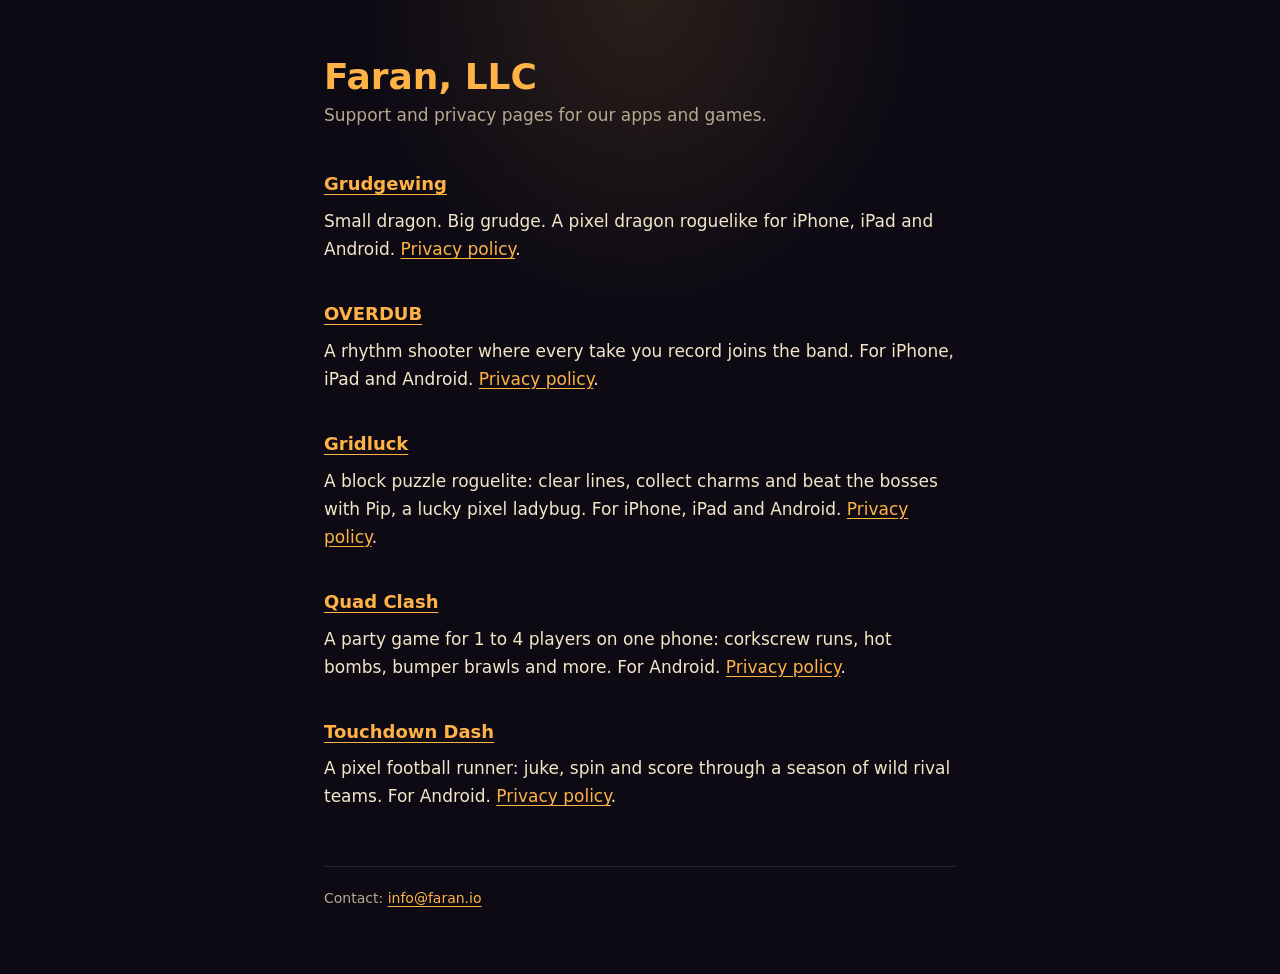
<file: index.html>
<!doctype html>
<html lang="en">
<head>
<meta charset="utf-8">
<meta name="viewport" content="width=device-width, initial-scale=1">
<title>Faran, LLC apps</title>
<link rel="stylesheet" href="style.css">
</head>
<body>
<header>
  <h1>Faran, LLC</h1>
  <p class="lede">Support and privacy pages for our apps and games.</p>
</header>
<main>
  <h2><a href="grudgewing/">Grudgewing</a></h2>
  <p>Small dragon. Big grudge. A pixel dragon roguelike for iPhone, iPad and Android. <a href="grudgewing/privacy/">Privacy policy</a>.</p>
  <h2><a href="overdub/">OVERDUB</a></h2>
  <p>A rhythm shooter where every take you record joins the band. For iPhone, iPad and Android. <a href="overdub/privacy/">Privacy policy</a>.</p>
  <h2><a href="gridluck/">Gridluck</a></h2>
  <p>A block puzzle roguelite: clear lines, collect charms and beat the bosses with Pip, a lucky pixel ladybug. For iPhone, iPad and Android. <a href="gridluck/privacy/">Privacy policy</a>.</p>
  <h2><a href="quad-clash/">Quad Clash</a></h2>
  <p>A party game for 1 to 4 players on one phone: corkscrew runs, hot bombs, bumper brawls and more. For Android. <a href="quad-clash/privacy/">Privacy policy</a>.</p>
  <h2><a href="touchdown-dash/">Touchdown Dash</a></h2>
  <p>A pixel football runner: juke, spin and score through a season of wild rival teams. For Android. <a href="touchdown-dash/privacy/">Privacy policy</a>.</p>
</main>
<footer>Contact: <a href="mailto:info@faran.io">info@faran.io</a></footer>
</body>
</html>
</file>
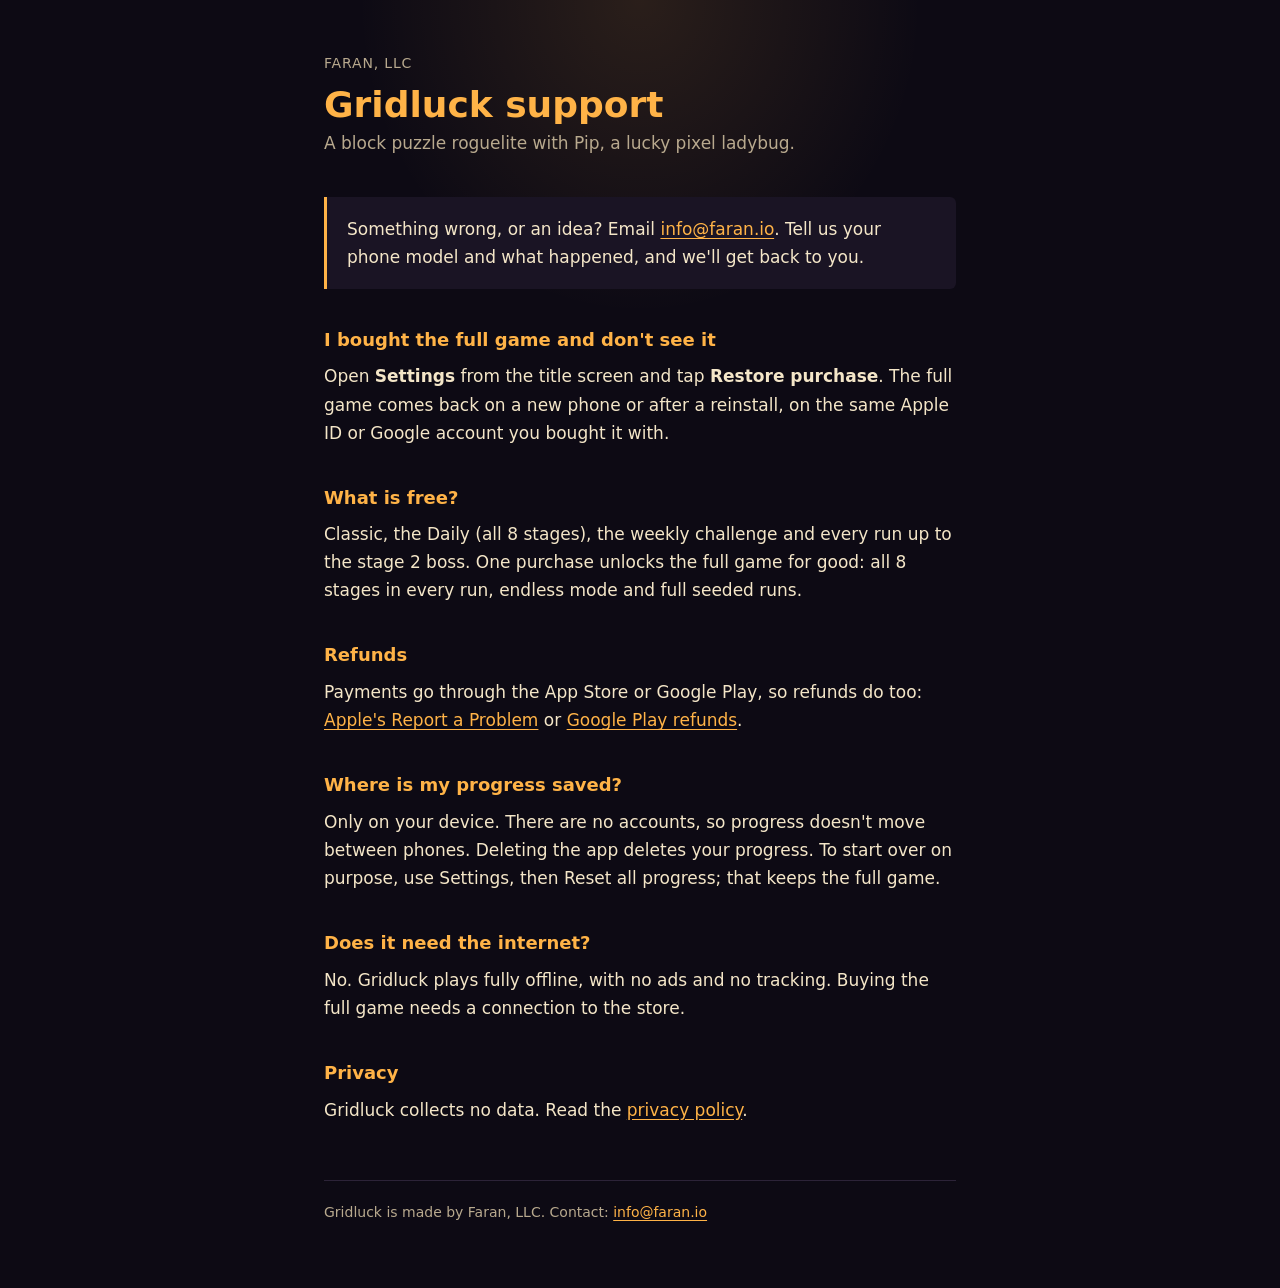
<file: gridluck/index.html>
<!doctype html>
<html lang="en">
<head>
<meta charset="utf-8">
<meta name="viewport" content="width=device-width, initial-scale=1">
<title>Gridluck support</title>
<meta name="description" content="Help with Gridluck, the block puzzle roguelite by Faran, LLC.">
<link rel="stylesheet" href="../style.css">
</head>
<body>
<header>
  <a class="home" href="../">Faran, LLC</a>
  <h1>Gridluck support</h1>
  <p class="lede">A block puzzle roguelite with Pip, a lucky pixel ladybug.</p>
</header>
<main>
  <div class="card">
    <p>Something wrong, or an idea? Email <a href="mailto:info@faran.io?subject=Gridluck">info@faran.io</a>. Tell us your phone model and what happened, and we'll get back to you.</p>
  </div>

  <h2>I bought the full game and don't see it</h2>
  <p>Open <strong>Settings</strong> from the title screen and tap <strong>Restore purchase</strong>. The full game comes back on a new phone or after a reinstall, on the same Apple ID or Google account you bought it with.</p>

  <h2>What is free?</h2>
  <p>Classic, the Daily (all 8 stages), the weekly challenge and every run up to the stage 2 boss. One purchase unlocks the full game for good: all 8 stages in every run, endless mode and full seeded runs.</p>

  <h2>Refunds</h2>
  <p>Payments go through the App Store or Google Play, so refunds do too: <a href="https://reportaproblem.apple.com/">Apple's Report a Problem</a> or <a href="https://support.google.com/googleplay/answer/2479637">Google Play refunds</a>.</p>

  <h2>Where is my progress saved?</h2>
  <p>Only on your device. There are no accounts, so progress doesn't move between phones. Deleting the app deletes your progress. To start over on purpose, use Settings, then Reset all progress; that keeps the full game.</p>

  <h2>Does it need the internet?</h2>
  <p>No. Gridluck plays fully offline, with no ads and no tracking. Buying the full game needs a connection to the store.</p>

  <h2>Privacy</h2>
  <p>Gridluck collects no data. Read the <a href="privacy/">privacy policy</a>.</p>
</main>
<footer>Gridluck is made by Faran, LLC. Contact: <a href="mailto:info@faran.io">info@faran.io</a></footer>
</body>
</html>
</file>
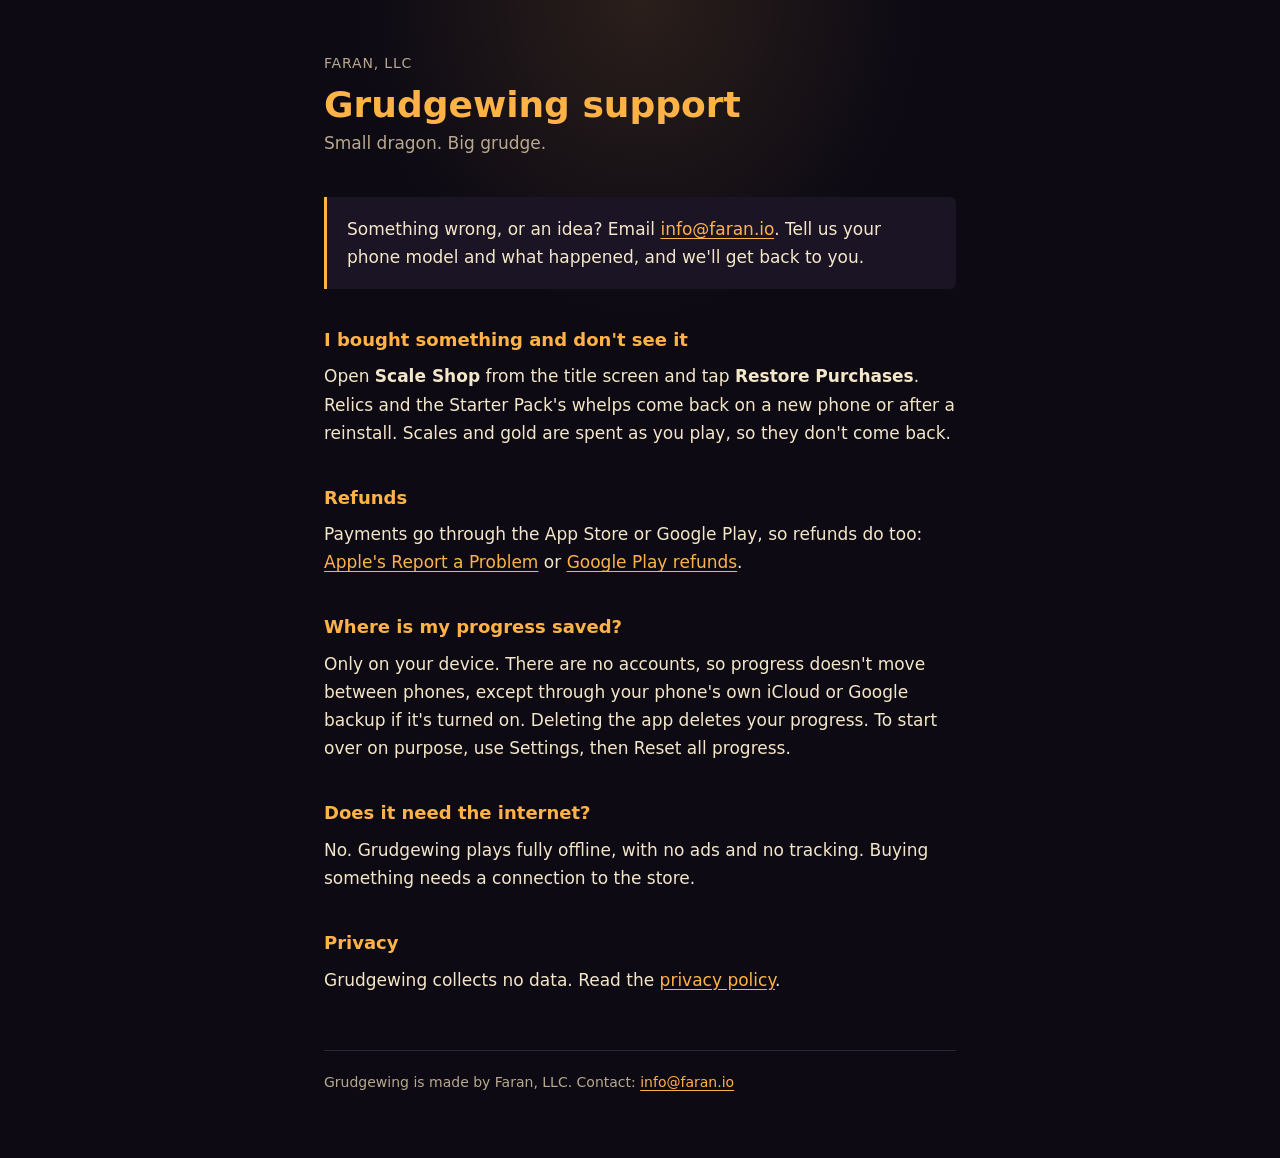
<file: grudgewing/index.html>
<!doctype html>
<html lang="en">
<head>
<meta charset="utf-8">
<meta name="viewport" content="width=device-width, initial-scale=1">
<title>Grudgewing support</title>
<meta name="description" content="Help with Grudgewing, the pixel dragon roguelike by Faran, LLC.">
<link rel="stylesheet" href="../style.css">
</head>
<body>
<header>
  <a class="home" href="../">Faran, LLC</a>
  <h1>Grudgewing support</h1>
  <p class="lede">Small dragon. Big grudge.</p>
</header>
<main>
  <div class="card">
    <p>Something wrong, or an idea? Email <a href="mailto:info@faran.io?subject=Grudgewing">info@faran.io</a>. Tell us your phone model and what happened, and we'll get back to you.</p>
  </div>

  <h2>I bought something and don't see it</h2>
  <p>Open <strong>Scale Shop</strong> from the title screen and tap <strong>Restore Purchases</strong>. Relics and the Starter Pack's whelps come back on a new phone or after a reinstall. Scales and gold are spent as you play, so they don't come back.</p>

  <h2>Refunds</h2>
  <p>Payments go through the App Store or Google Play, so refunds do too: <a href="https://reportaproblem.apple.com/">Apple's Report a Problem</a> or <a href="https://support.google.com/googleplay/answer/2479637">Google Play refunds</a>.</p>

  <h2>Where is my progress saved?</h2>
  <p>Only on your device. There are no accounts, so progress doesn't move between phones, except through your phone's own iCloud or Google backup if it's turned on. Deleting the app deletes your progress. To start over on purpose, use Settings, then Reset all progress.</p>

  <h2>Does it need the internet?</h2>
  <p>No. Grudgewing plays fully offline, with no ads and no tracking. Buying something needs a connection to the store.</p>

  <h2>Privacy</h2>
  <p>Grudgewing collects no data. Read the <a href="privacy/">privacy policy</a>.</p>
</main>
<footer>Grudgewing is made by Faran, LLC. Contact: <a href="mailto:info@faran.io">info@faran.io</a></footer>
</body>
</html>
</file>
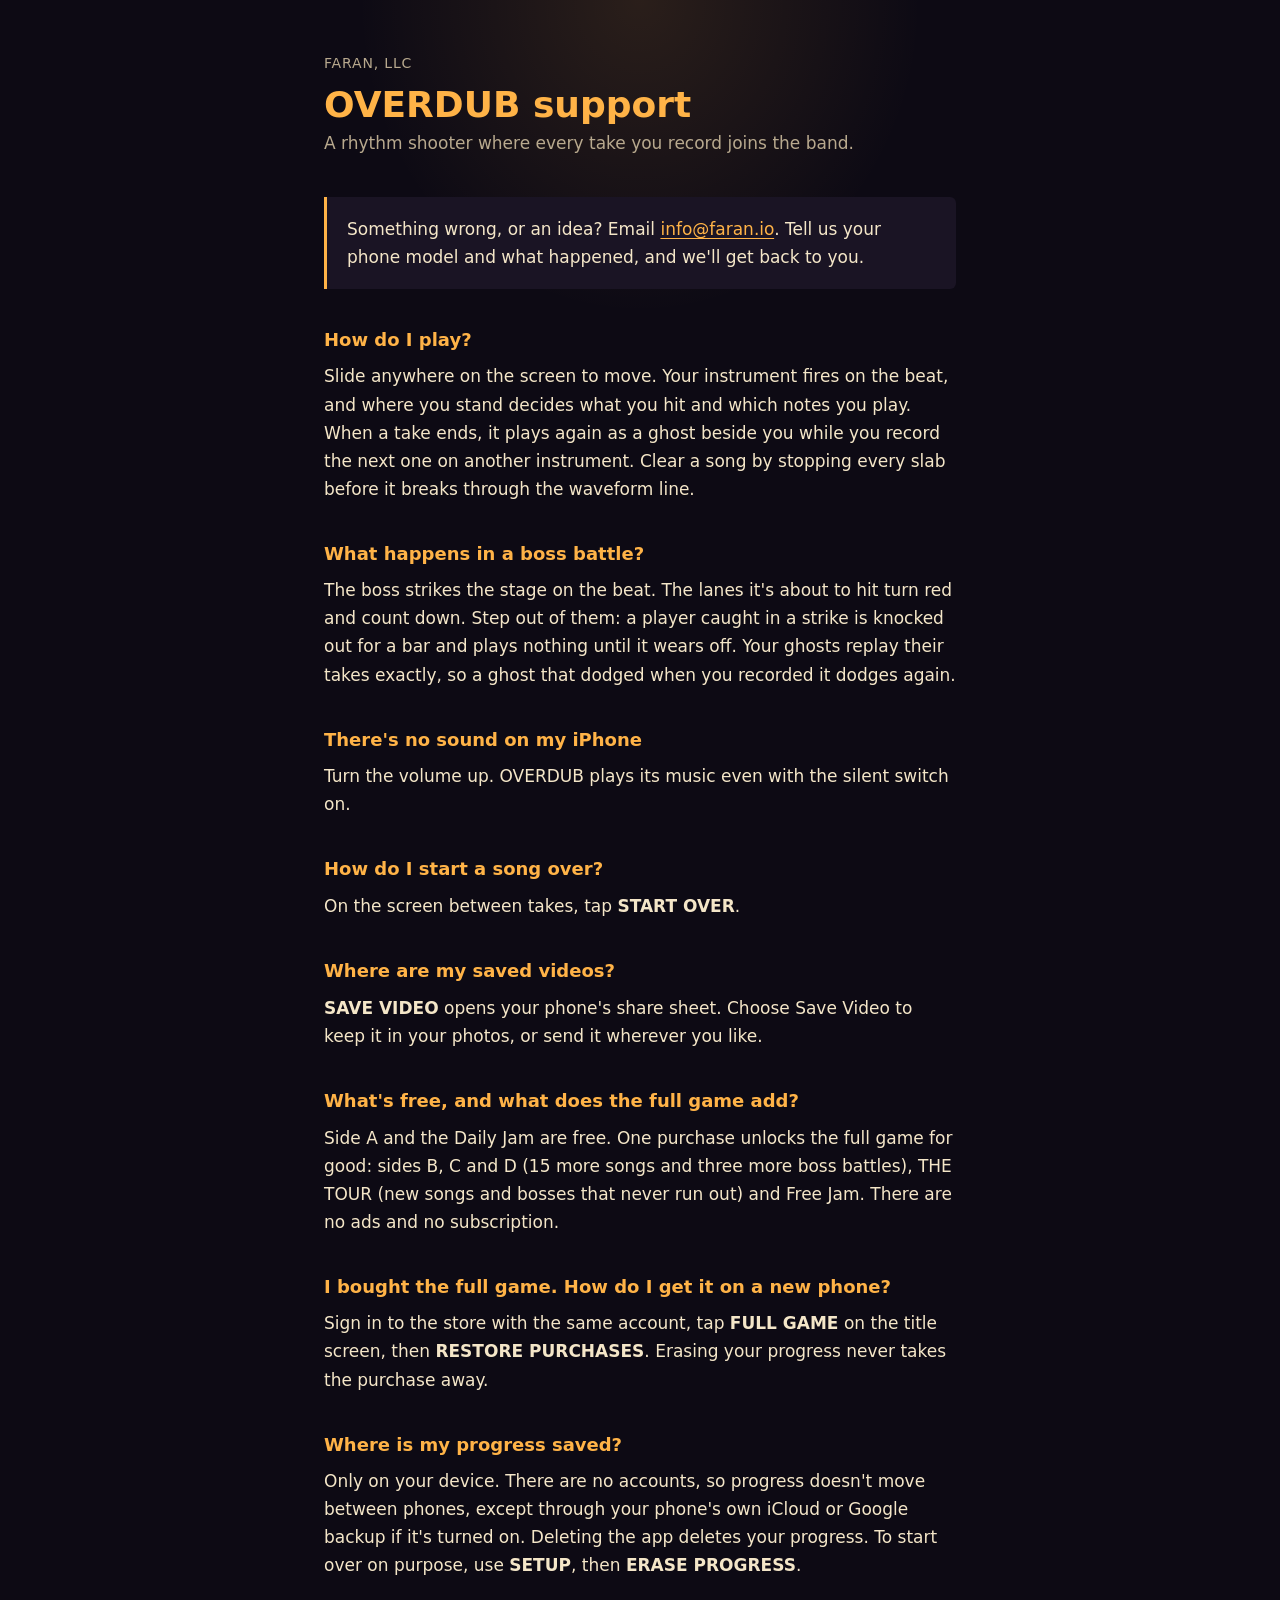
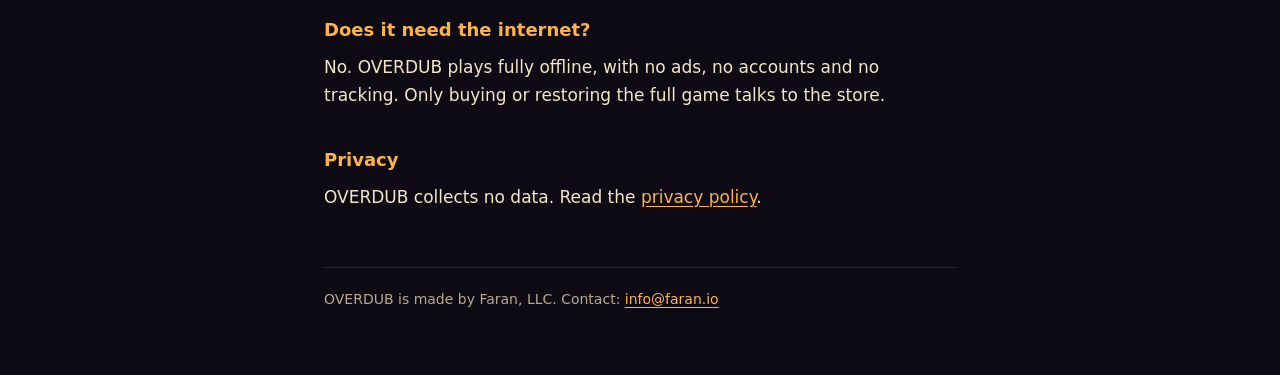
<file: overdub/index.html>
<!doctype html>
<html lang="en">
<head>
<meta charset="utf-8">
<meta name="viewport" content="width=device-width, initial-scale=1">
<title>OVERDUB support</title>
<meta name="description" content="Help with OVERDUB: Rhythm Shooter, the rhythm game by Faran, LLC where every take you record joins the band.">
<link rel="stylesheet" href="../style.css">
</head>
<body>
<header>
  <a class="home" href="../">Faran, LLC</a>
  <h1>OVERDUB support</h1>
  <p class="lede">A rhythm shooter where every take you record joins the band.</p>
</header>
<main>
  <div class="card">
    <p>Something wrong, or an idea? Email <a href="mailto:info@faran.io?subject=OVERDUB">info@faran.io</a>. Tell us your phone model and what happened, and we'll get back to you.</p>
  </div>

  <h2>How do I play?</h2>
  <p>Slide anywhere on the screen to move. Your instrument fires on the beat, and where you stand decides what you hit and which notes you play. When a take ends, it plays again as a ghost beside you while you record the next one on another instrument. Clear a song by stopping every slab before it breaks through the waveform line.</p>

  <h2>What happens in a boss battle?</h2>
  <p>The boss strikes the stage on the beat. The lanes it's about to hit turn red and count down. Step out of them: a player caught in a strike is knocked out for a bar and plays nothing until it wears off. Your ghosts replay their takes exactly, so a ghost that dodged when you recorded it dodges again.</p>

  <h2>There's no sound on my iPhone</h2>
  <p>Turn the volume up. OVERDUB plays its music even with the silent switch on.</p>

  <h2>How do I start a song over?</h2>
  <p>On the screen between takes, tap <strong>START OVER</strong>.</p>

  <h2>Where are my saved videos?</h2>
  <p><strong>SAVE VIDEO</strong> opens your phone's share sheet. Choose Save Video to keep it in your photos, or send it wherever you like.</p>

  <h2>What's free, and what does the full game add?</h2>
  <p>Side A and the Daily Jam are free. One purchase unlocks the full game for good: sides B, C and D (15 more songs and three more boss battles), THE TOUR (new songs and bosses that never run out) and Free Jam. There are no ads and no subscription.</p>

  <h2>I bought the full game. How do I get it on a new phone?</h2>
  <p>Sign in to the store with the same account, tap <strong>FULL GAME</strong> on the title screen, then <strong>RESTORE PURCHASES</strong>. Erasing your progress never takes the purchase away.</p>

  <h2>Where is my progress saved?</h2>
  <p>Only on your device. There are no accounts, so progress doesn't move between phones, except through your phone's own iCloud or Google backup if it's turned on. Deleting the app deletes your progress. To start over on purpose, use <strong>SETUP</strong>, then <strong>ERASE PROGRESS</strong>.</p>

  <h2>Does it need the internet?</h2>
  <p>No. OVERDUB plays fully offline, with no ads, no accounts and no tracking. Only buying or restoring the full game talks to the store.</p>

  <h2>Privacy</h2>
  <p>OVERDUB collects no data. Read the <a href="privacy/">privacy policy</a>.</p>
</main>
<footer>OVERDUB is made by Faran, LLC. Contact: <a href="mailto:info@faran.io">info@faran.io</a></footer>
</body>
</html>
</file>
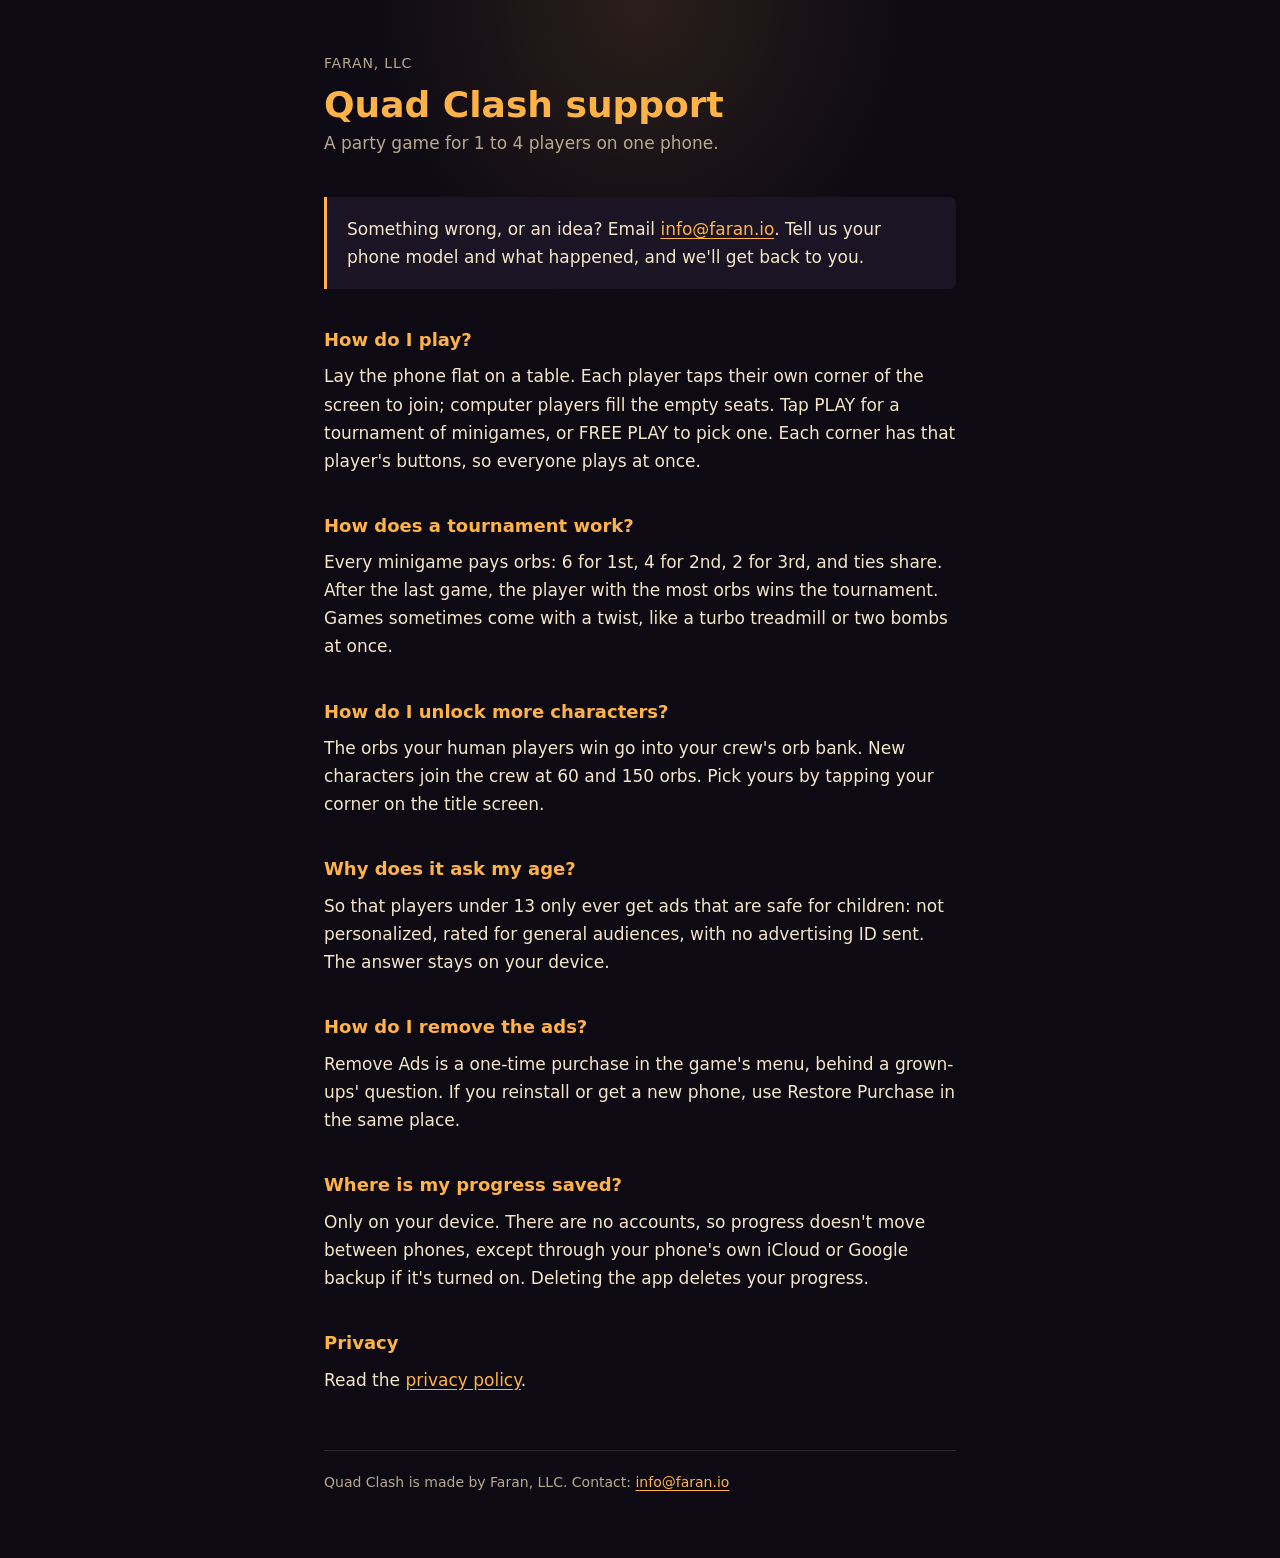
<file: quad-clash/index.html>
<!doctype html>
<html lang="en">
<head>
<meta charset="utf-8">
<meta name="viewport" content="width=device-width, initial-scale=1">
<title>Quad Clash support</title>
<meta name="description" content="Help with Quad Clash, the party game for 1 to 4 players on one phone by Faran, LLC.">
<link rel="stylesheet" href="../style.css">
</head>
<body>
<header>
  <a class="home" href="../">Faran, LLC</a>
  <h1>Quad Clash support</h1>
  <p class="lede">A party game for 1 to 4 players on one phone.</p>
</header>
<main>
  <div class="card">
    <p>Something wrong, or an idea? Email <a href="mailto:info@faran.io?subject=Quad%20Clash">info@faran.io</a>. Tell us your phone model and what happened, and we'll get back to you.</p>
  </div>

  <h2>How do I play?</h2>
  <p>Lay the phone flat on a table. Each player taps their own corner of the screen to join; computer players fill the empty seats. Tap PLAY for a tournament of minigames, or FREE PLAY to pick one. Each corner has that player's buttons, so everyone plays at once.</p>

  <h2>How does a tournament work?</h2>
  <p>Every minigame pays orbs: 6 for 1st, 4 for 2nd, 2 for 3rd, and ties share. After the last game, the player with the most orbs wins the tournament. Games sometimes come with a twist, like a turbo treadmill or two bombs at once.</p>

  <h2>How do I unlock more characters?</h2>
  <p>The orbs your human players win go into your crew's orb bank. New characters join the crew at 60 and 150 orbs. Pick yours by tapping your corner on the title screen.</p>

  <h2>Why does it ask my age?</h2>
  <p>So that players under 13 only ever get ads that are safe for children: not personalized, rated for general audiences, with no advertising ID sent. The answer stays on your device.</p>

  <h2>How do I remove the ads?</h2>
  <p>Remove Ads is a one-time purchase in the game's menu, behind a grown-ups' question. If you reinstall or get a new phone, use Restore Purchase in the same place.</p>

  <h2>Where is my progress saved?</h2>
  <p>Only on your device. There are no accounts, so progress doesn't move between phones, except through your phone's own iCloud or Google backup if it's turned on. Deleting the app deletes your progress.</p>

  <h2>Privacy</h2>
  <p>Read the <a href="privacy/">privacy policy</a>.</p>
</main>
<footer>Quad Clash is made by Faran, LLC. Contact: <a href="mailto:info@faran.io">info@faran.io</a></footer>
</body>
</html>
</file>
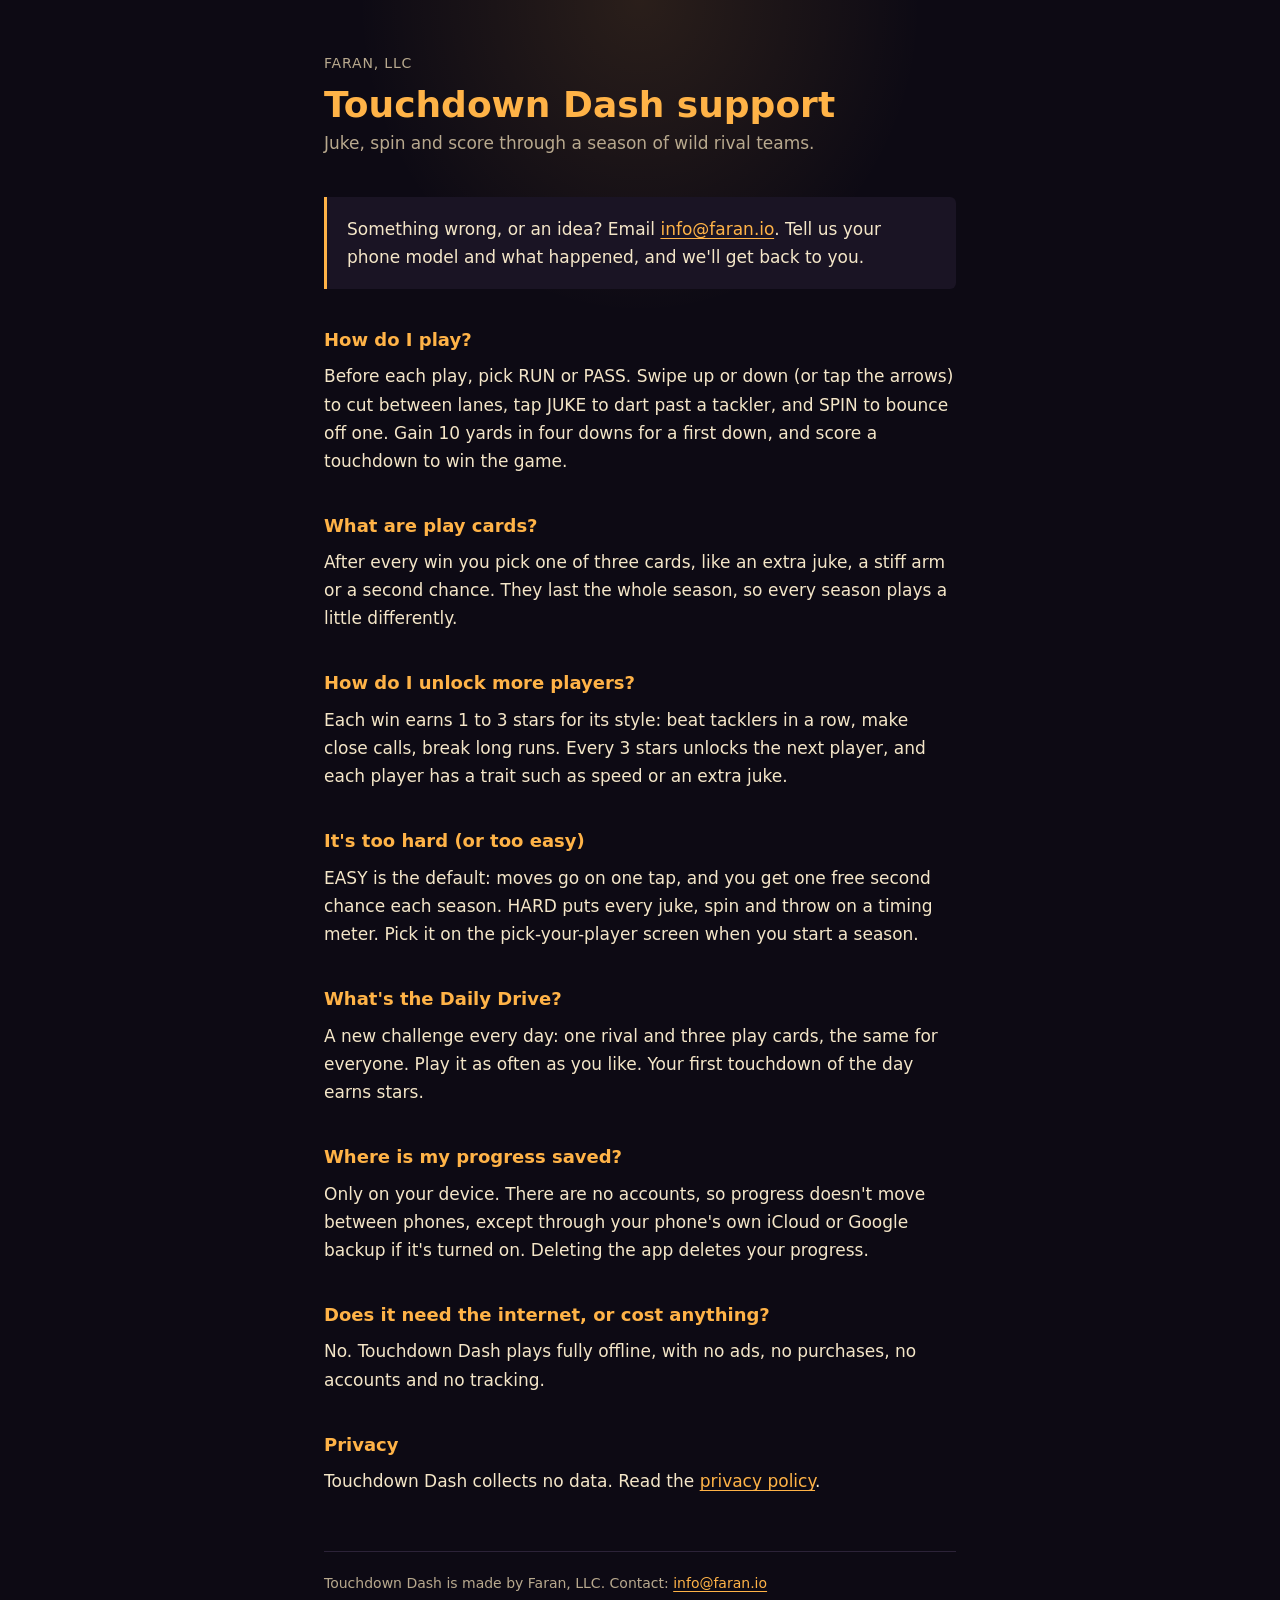
<file: touchdown-dash/index.html>
<!doctype html>
<html lang="en">
<head>
<meta charset="utf-8">
<meta name="viewport" content="width=device-width, initial-scale=1">
<title>Touchdown Dash support</title>
<meta name="description" content="Help with Touchdown Dash, the pixel football game by Faran, LLC: juke, spin and score through a season of wild rivals.">
<link rel="stylesheet" href="../style.css">
</head>
<body>
<header>
  <a class="home" href="../">Faran, LLC</a>
  <h1>Touchdown Dash support</h1>
  <p class="lede">Juke, spin and score through a season of wild rival teams.</p>
</header>
<main>
  <div class="card">
    <p>Something wrong, or an idea? Email <a href="mailto:info@faran.io?subject=Touchdown%20Dash">info@faran.io</a>. Tell us your phone model and what happened, and we'll get back to you.</p>
  </div>

  <h2>How do I play?</h2>
  <p>Before each play, pick RUN or PASS. Swipe up or down (or tap the arrows) to cut between lanes, tap JUKE to dart past a tackler, and SPIN to bounce off one. Gain 10 yards in four downs for a first down, and score a touchdown to win the game.</p>

  <h2>What are play cards?</h2>
  <p>After every win you pick one of three cards, like an extra juke, a stiff arm or a second chance. They last the whole season, so every season plays a little differently.</p>

  <h2>How do I unlock more players?</h2>
  <p>Each win earns 1 to 3 stars for its style: beat tacklers in a row, make close calls, break long runs. Every 3 stars unlocks the next player, and each player has a trait such as speed or an extra juke.</p>

  <h2>It's too hard (or too easy)</h2>
  <p>EASY is the default: moves go on one tap, and you get one free second chance each season. HARD puts every juke, spin and throw on a timing meter. Pick it on the pick-your-player screen when you start a season.</p>

  <h2>What's the Daily Drive?</h2>
  <p>A new challenge every day: one rival and three play cards, the same for everyone. Play it as often as you like. Your first touchdown of the day earns stars.</p>

  <h2>Where is my progress saved?</h2>
  <p>Only on your device. There are no accounts, so progress doesn't move between phones, except through your phone's own iCloud or Google backup if it's turned on. Deleting the app deletes your progress.</p>

  <h2>Does it need the internet, or cost anything?</h2>
  <p>No. Touchdown Dash plays fully offline, with no ads, no purchases, no accounts and no tracking.</p>

  <h2>Privacy</h2>
  <p>Touchdown Dash collects no data. Read the <a href="privacy/">privacy policy</a>.</p>
</main>
<footer>Touchdown Dash is made by Faran, LLC. Contact: <a href="mailto:info@faran.io">info@faran.io</a></footer>
</body>
</html>
</file>
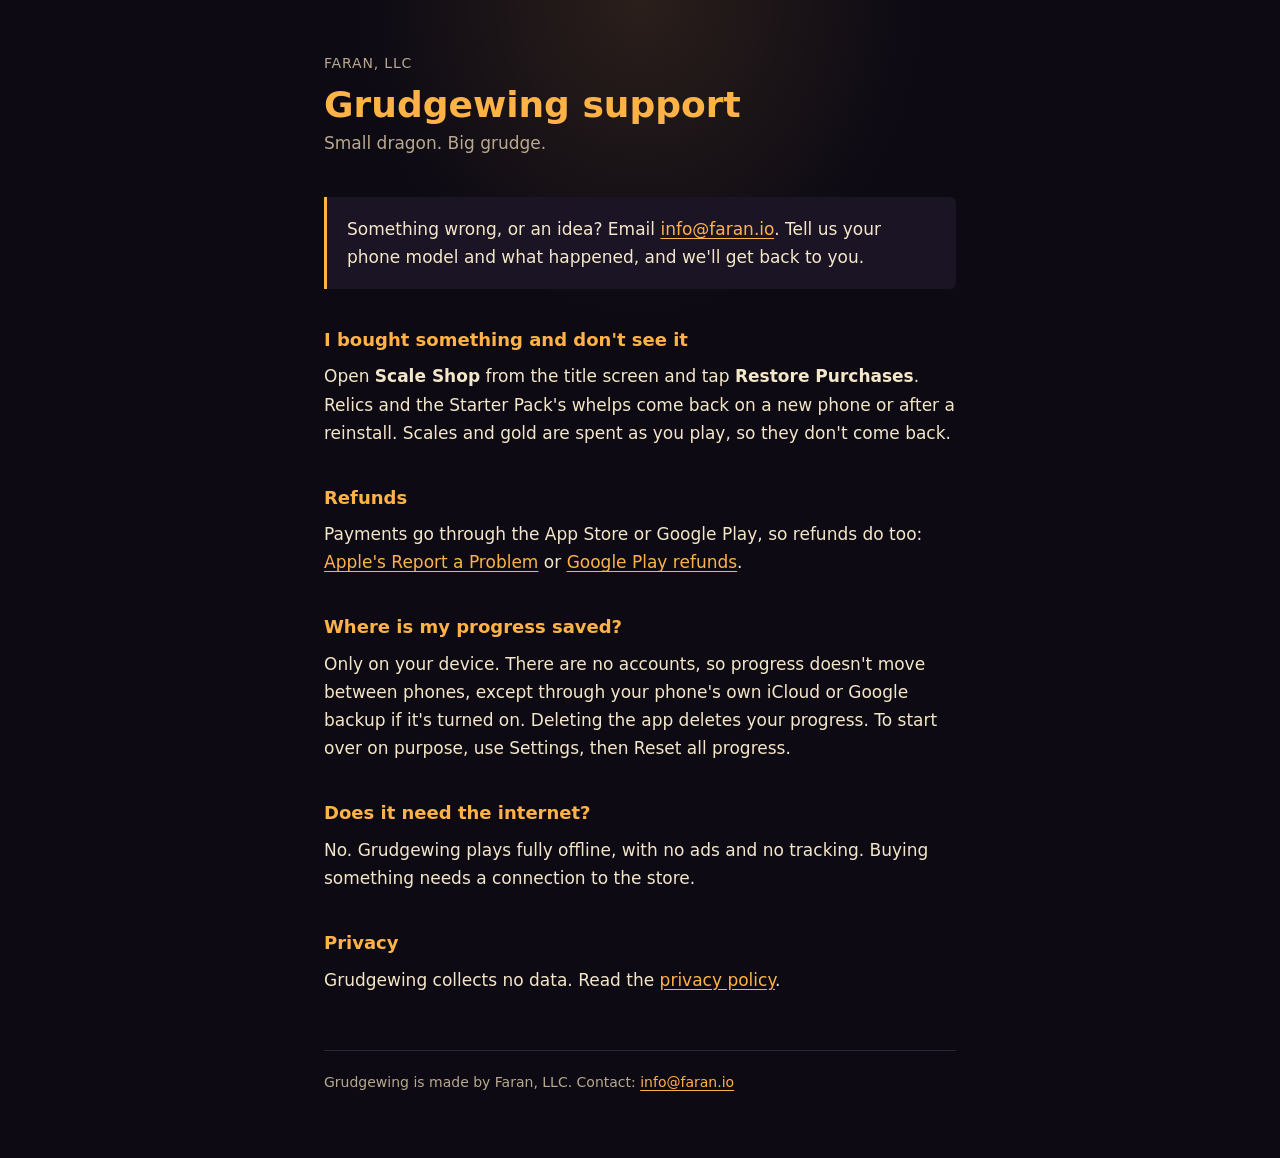
<file: wickdeep/index.html>
<!doctype html>
<html lang="en">
<head>
<meta charset="utf-8">
<title>Grudgewing</title>
<meta http-equiv="refresh" content="0; url=../grudgewing/">
<link rel="canonical" href="../grudgewing/">
</head>
<body><p>Wickdeep is now Grudgewing: <a href="../grudgewing/">continue</a>.</p></body>
</html>
</file>
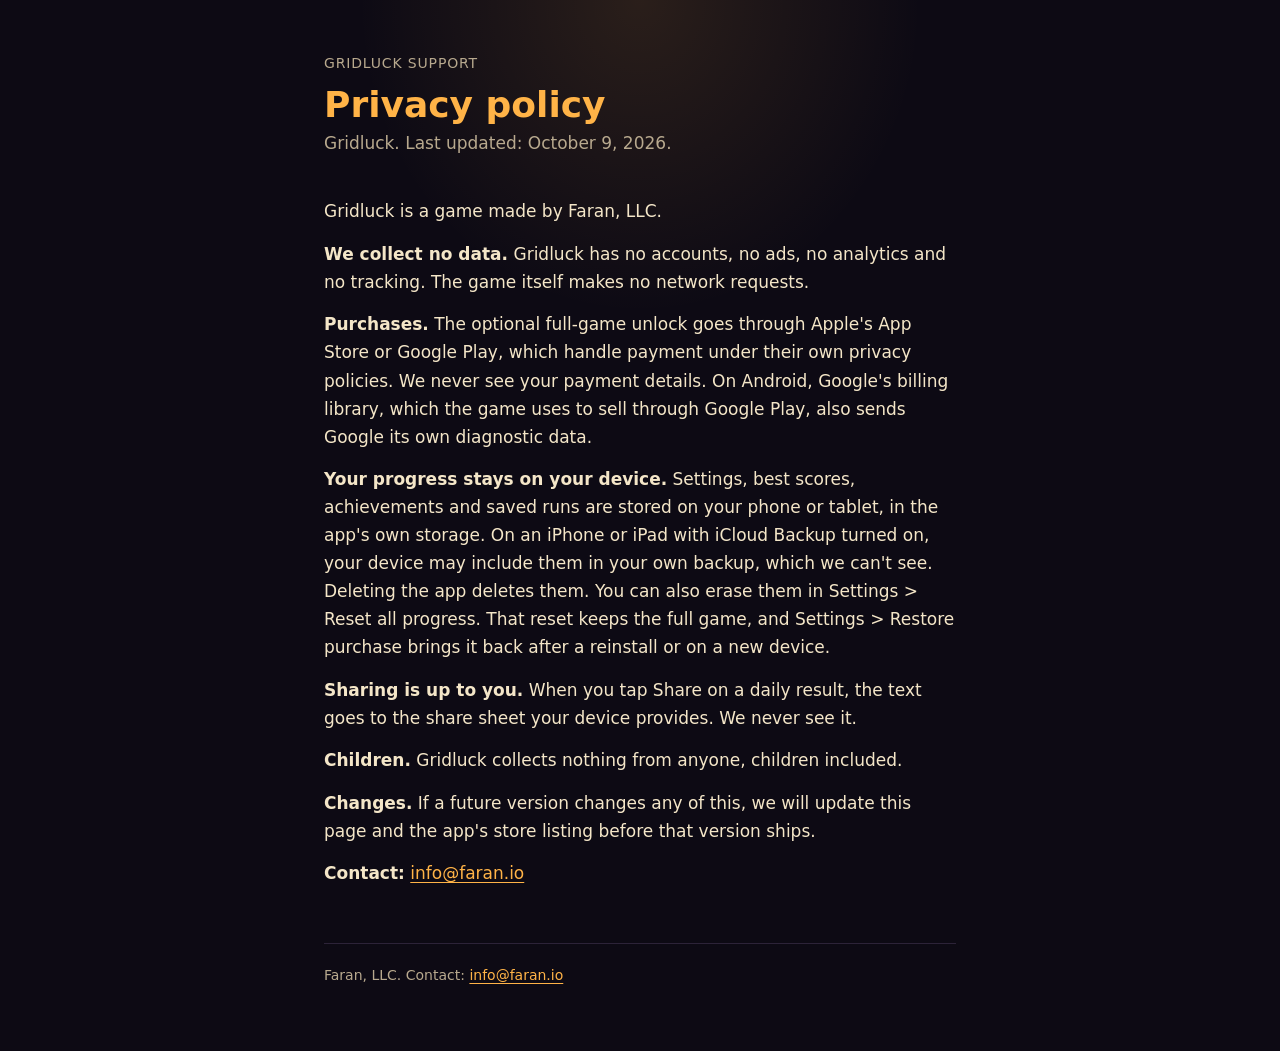
<file: gridluck/privacy/index.html>
<!doctype html>
<html lang="en">
<head>
<meta charset="utf-8">
<meta name="viewport" content="width=device-width, initial-scale=1">
<title>Gridluck privacy policy</title>
<link rel="stylesheet" href="../../style.css">
</head>
<body>
<header>
  <a class="home" href="../">Gridluck support</a>
  <h1>Privacy policy</h1>
  <p class="lede">Gridluck. Last updated: October 9, 2026.</p>
</header>
<main>
  <p>Gridluck is a game made by Faran, LLC.</p>
  <p><strong>We collect no data.</strong> Gridluck has no accounts, no ads, no analytics and no tracking. The game itself makes no network requests.</p>
  <p><strong>Purchases.</strong> The optional full-game unlock goes through Apple&#x27;s App Store or Google Play, which handle payment under their own privacy policies. We never see your payment details. On Android, Google&#x27;s billing library, which the game uses to sell through Google Play, also sends Google its own diagnostic data.</p>
  <p><strong>Your progress stays on your device.</strong> Settings, best scores, achievements and saved runs are stored on your phone or tablet, in the app&#x27;s own storage. On an iPhone or iPad with iCloud Backup turned on, your device may include them in your own backup, which we can&#x27;t see. Deleting the app deletes them. You can also erase them in Settings &gt; Reset all progress. That reset keeps the full game, and Settings &gt; Restore purchase brings it back after a reinstall or on a new device.</p>
  <p><strong>Sharing is up to you.</strong> When you tap Share on a daily result, the text goes to the share sheet your device provides. We never see it.</p>
  <p><strong>Children.</strong> Gridluck collects nothing from anyone, children included.</p>
  <p><strong>Changes.</strong> If a future version changes any of this, we will update this page and the app&#x27;s store listing before that version ships.</p>
  <p><strong>Contact:</strong> <a href="mailto:info@faran.io">info@faran.io</a></p>
</main>
<footer>Faran, LLC. Contact: <a href="mailto:info@faran.io">info@faran.io</a></footer>
</body>
</html>
</file>
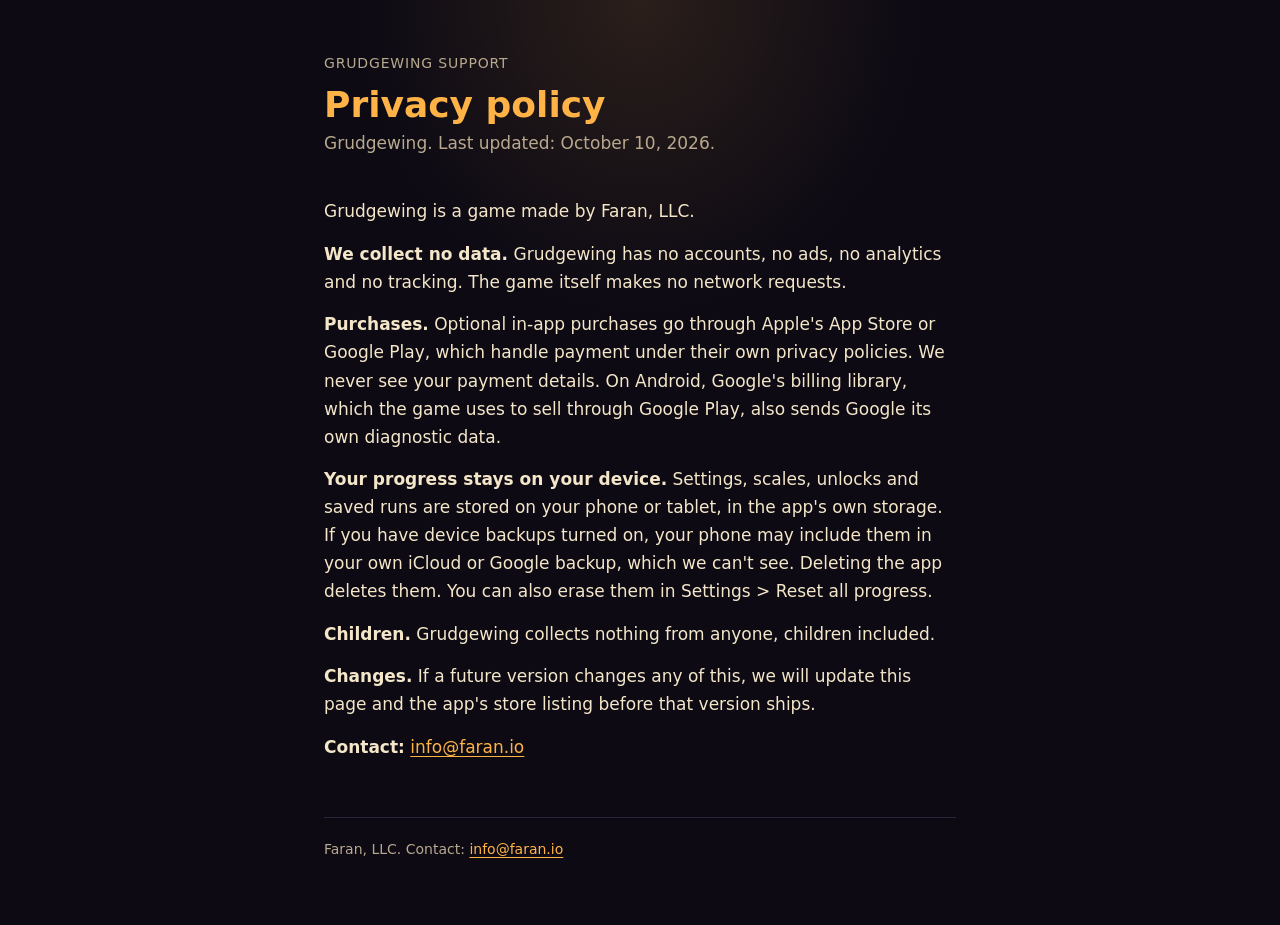
<file: grudgewing/privacy/index.html>
<!doctype html>
<html lang="en">
<head>
<meta charset="utf-8">
<meta name="viewport" content="width=device-width, initial-scale=1">
<title>Grudgewing privacy policy</title>
<link rel="stylesheet" href="../../style.css">
</head>
<body>
<header>
  <a class="home" href="../">Grudgewing support</a>
  <h1>Privacy policy</h1>
  <p class="lede">Grudgewing. Last updated: October 10, 2026.</p>
</header>
<main>
  <p>Grudgewing is a game made by Faran, LLC.</p>
  <p><strong>We collect no data.</strong> Grudgewing has no accounts, no ads, no analytics and no tracking. The game itself makes no network requests.</p>
  <p><strong>Purchases.</strong> Optional in-app purchases go through Apple&#x27;s App Store or Google Play, which handle payment under their own privacy policies. We never see your payment details. On Android, Google&#x27;s billing library, which the game uses to sell through Google Play, also sends Google its own diagnostic data.</p>
  <p><strong>Your progress stays on your device.</strong> Settings, scales, unlocks and saved runs are stored on your phone or tablet, in the app&#x27;s own storage. If you have device backups turned on, your phone may include them in your own iCloud or Google backup, which we can&#x27;t see. Deleting the app deletes them. You can also erase them in Settings &gt; Reset all progress.</p>
  <p><strong>Children.</strong> Grudgewing collects nothing from anyone, children included.</p>
  <p><strong>Changes.</strong> If a future version changes any of this, we will update this page and the app&#x27;s store listing before that version ships.</p>
  <p><strong>Contact:</strong> <a href="mailto:info@faran.io">info@faran.io</a></p>
</main>
<footer>Faran, LLC. Contact: <a href="mailto:info@faran.io">info@faran.io</a></footer>
</body>
</html>
</file>
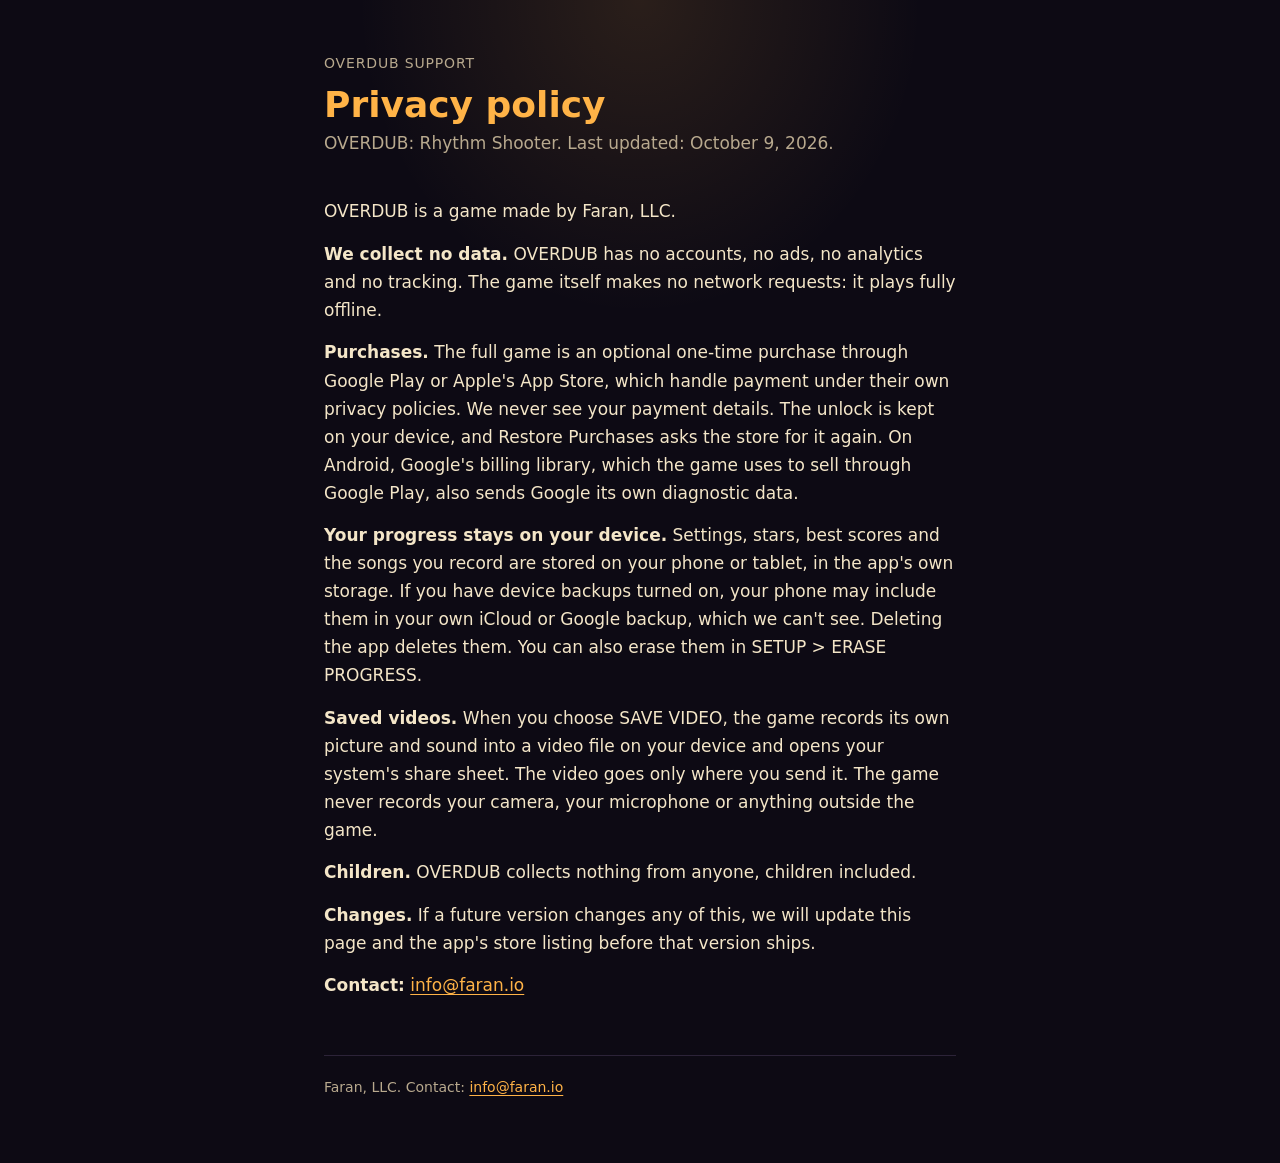
<file: overdub/privacy/index.html>
<!doctype html>
<html lang="en">
<head>
<meta charset="utf-8">
<meta name="viewport" content="width=device-width, initial-scale=1">
<title>OVERDUB privacy policy</title>
<link rel="stylesheet" href="../../style.css">
</head>
<body>
<header>
  <a class="home" href="../">OVERDUB support</a>
  <h1>Privacy policy</h1>
  <p class="lede">OVERDUB: Rhythm Shooter. Last updated: October 9, 2026.</p>
</header>
<main>
  <p>OVERDUB is a game made by Faran, LLC.</p>
  <p><strong>We collect no data.</strong> OVERDUB has no accounts, no ads, no analytics and no tracking. The game itself makes no network requests: it plays fully offline.</p>
  <p><strong>Purchases.</strong> The full game is an optional one-time purchase through Google Play or Apple&#x27;s App Store, which handle payment under their own privacy policies. We never see your payment details. The unlock is kept on your device, and Restore Purchases asks the store for it again. On Android, Google&#x27;s billing library, which the game uses to sell through Google Play, also sends Google its own diagnostic data.</p>
  <p><strong>Your progress stays on your device.</strong> Settings, stars, best scores and the songs you record are stored on your phone or tablet, in the app&#x27;s own storage. If you have device backups turned on, your phone may include them in your own iCloud or Google backup, which we can&#x27;t see. Deleting the app deletes them. You can also erase them in SETUP &gt; ERASE PROGRESS.</p>
  <p><strong>Saved videos.</strong> When you choose SAVE VIDEO, the game records its own picture and sound into a video file on your device and opens your system&#x27;s share sheet. The video goes only where you send it. The game never records your camera, your microphone or anything outside the game.</p>
  <p><strong>Children.</strong> OVERDUB collects nothing from anyone, children included.</p>
  <p><strong>Changes.</strong> If a future version changes any of this, we will update this page and the app&#x27;s store listing before that version ships.</p>
  <p><strong>Contact:</strong> <a href="mailto:info@faran.io">info@faran.io</a></p>
</main>
<footer>Faran, LLC. Contact: <a href="mailto:info@faran.io">info@faran.io</a></footer>
</body>
</html>
</file>
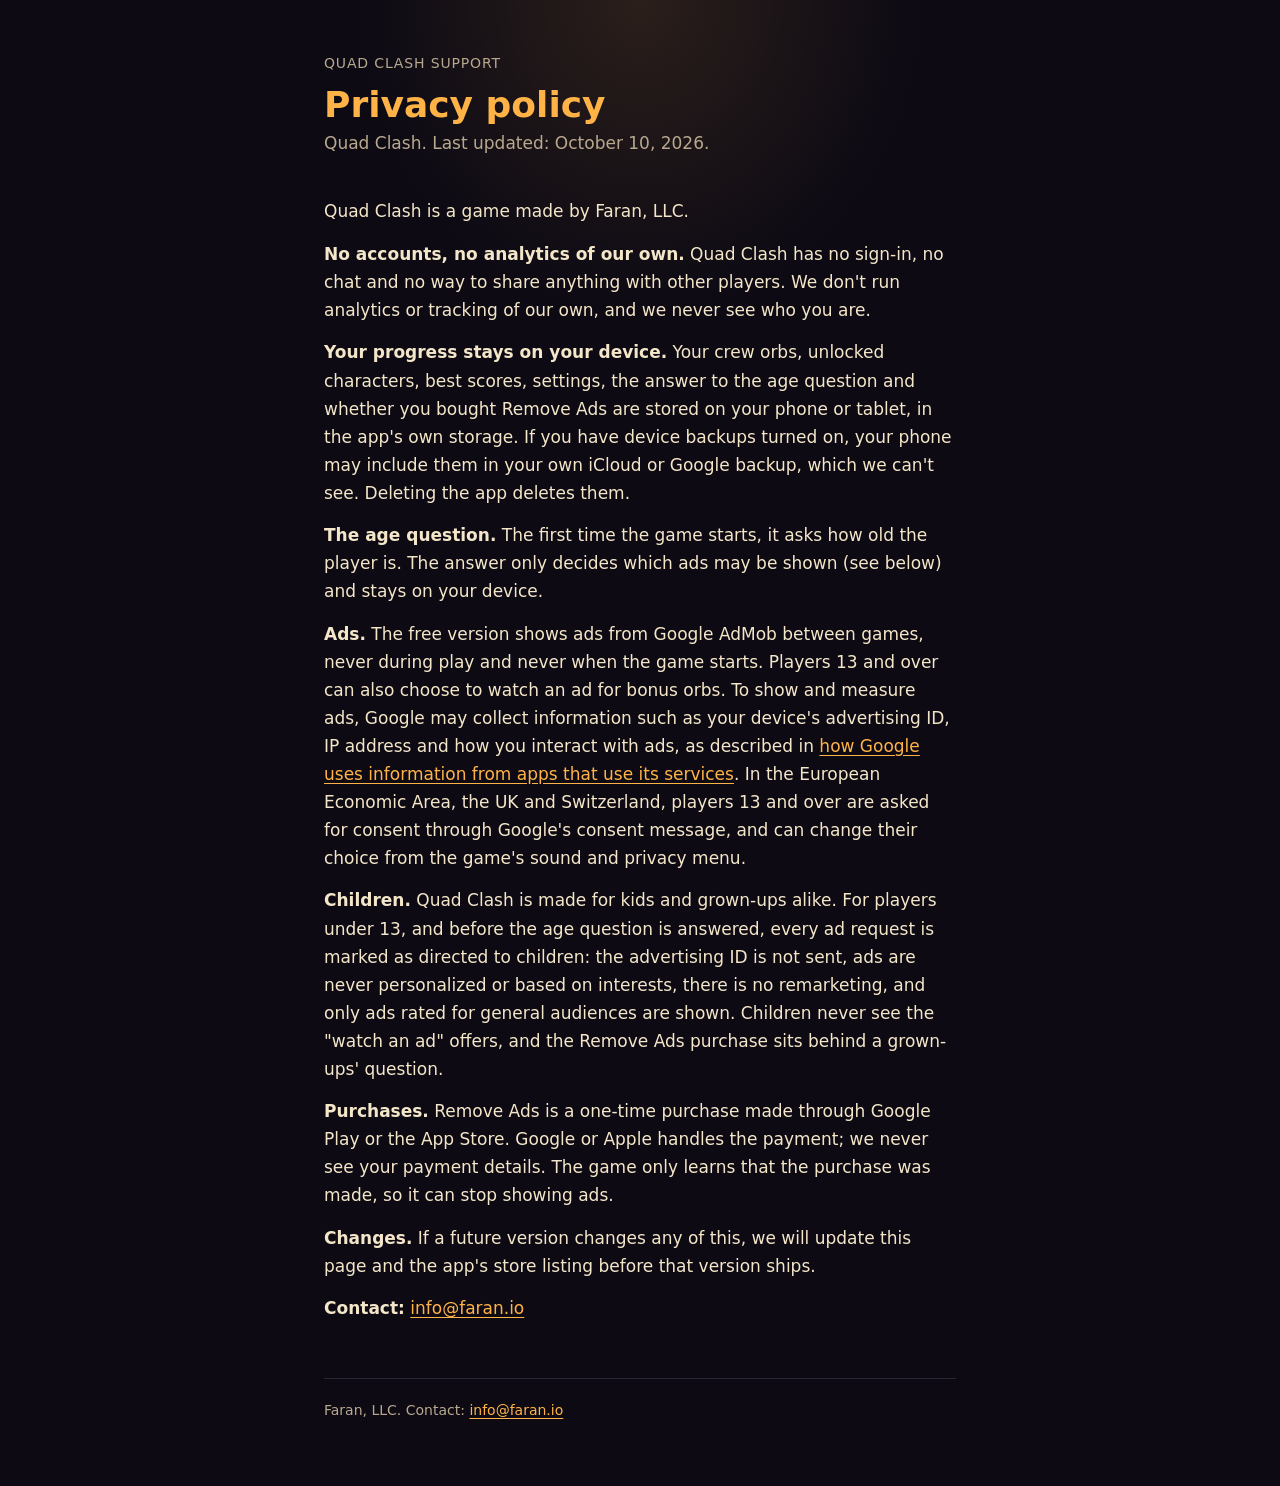
<file: quad-clash/privacy/index.html>
<!doctype html>
<html lang="en">
<head>
<meta charset="utf-8">
<meta name="viewport" content="width=device-width, initial-scale=1">
<title>Quad Clash privacy policy</title>
<link rel="stylesheet" href="../../style.css">
</head>
<body>
<header>
  <a class="home" href="../">Quad Clash support</a>
  <h1>Privacy policy</h1>
  <p class="lede">Quad Clash. Last updated: October 10, 2026.</p>
</header>
<main>
  <p>Quad Clash is a game made by Faran, LLC.</p>
  <p><strong>No accounts, no analytics of our own.</strong> Quad Clash has no sign-in, no chat and no way to share anything with other players. We don't run analytics or tracking of our own, and we never see who you are.</p>
  <p><strong>Your progress stays on your device.</strong> Your crew orbs, unlocked characters, best scores, settings, the answer to the age question and whether you bought Remove Ads are stored on your phone or tablet, in the app's own storage. If you have device backups turned on, your phone may include them in your own iCloud or Google backup, which we can't see. Deleting the app deletes them.</p>
  <p><strong>The age question.</strong> The first time the game starts, it asks how old the player is. The answer only decides which ads may be shown (see below) and stays on your device.</p>
  <p><strong>Ads.</strong> The free version shows ads from Google AdMob between games, never during play and never when the game starts. Players 13 and over can also choose to watch an ad for bonus orbs. To show and measure ads, Google may collect information such as your device's advertising ID, IP address and how you interact with ads, as described in <a href="https://policies.google.com/technologies/partner-sites">how Google uses information from apps that use its services</a>. In the European Economic Area, the UK and Switzerland, players 13 and over are asked for consent through Google's consent message, and can change their choice from the game's sound and privacy menu.</p>
  <p><strong>Children.</strong> Quad Clash is made for kids and grown-ups alike. For players under 13, and before the age question is answered, every ad request is marked as directed to children: the advertising ID is not sent, ads are never personalized or based on interests, there is no remarketing, and only ads rated for general audiences are shown. Children never see the "watch an ad" offers, and the Remove Ads purchase sits behind a grown-ups' question.</p>
  <p><strong>Purchases.</strong> Remove Ads is a one-time purchase made through Google Play or the App Store. Google or Apple handles the payment; we never see your payment details. The game only learns that the purchase was made, so it can stop showing ads.</p>
  <p><strong>Changes.</strong> If a future version changes any of this, we will update this page and the app's store listing before that version ships.</p>
  <p><strong>Contact:</strong> <a href="mailto:info@faran.io">info@faran.io</a></p>
</main>
<footer>Faran, LLC. Contact: <a href="mailto:info@faran.io">info@faran.io</a></footer>
</body>
</html>
</file>
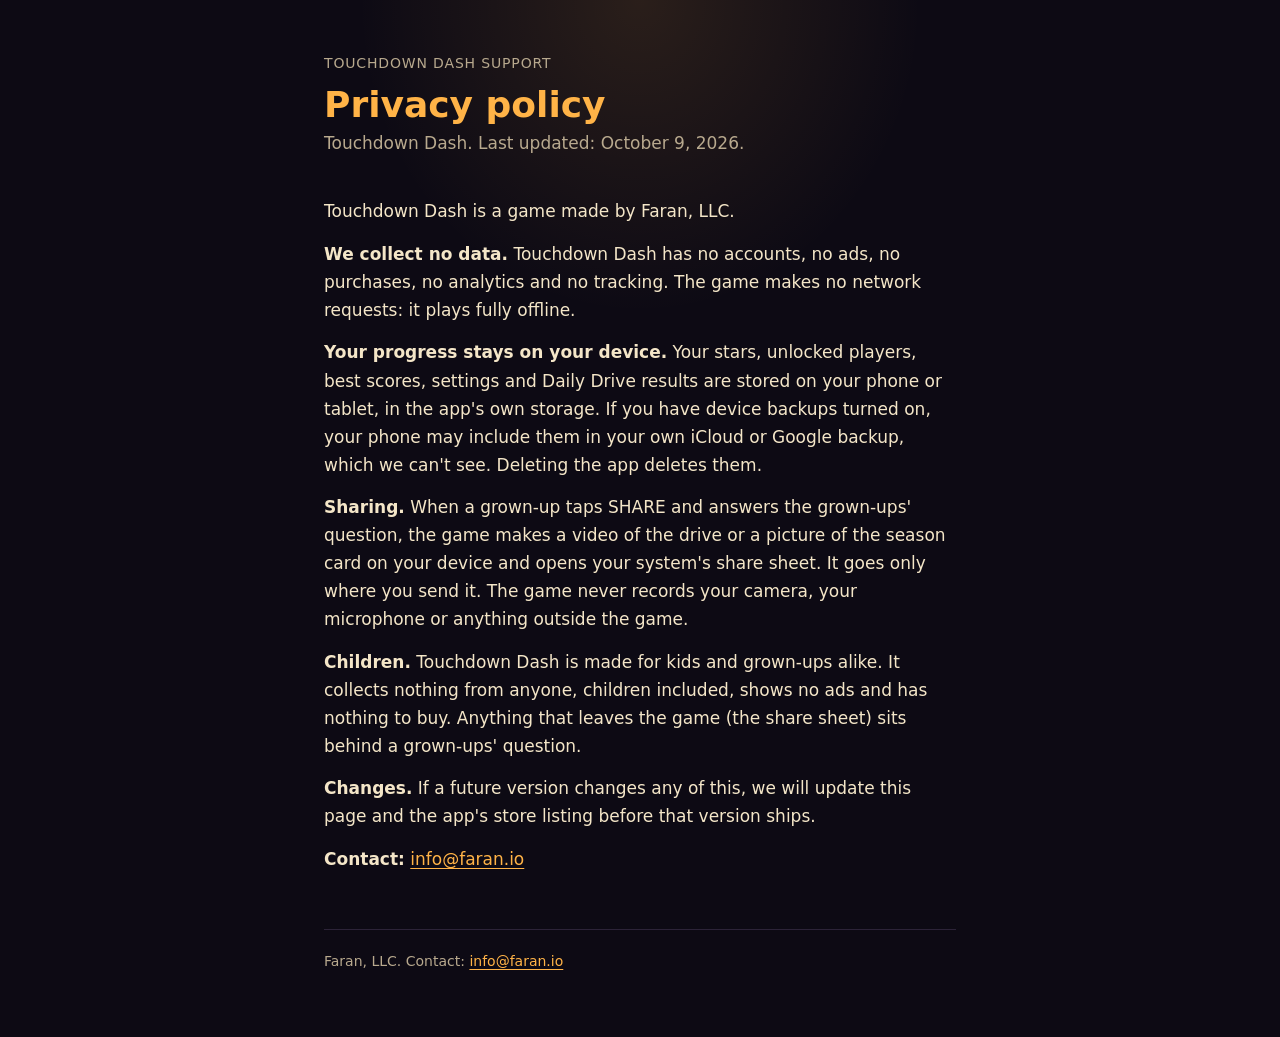
<file: touchdown-dash/privacy/index.html>
<!doctype html>
<html lang="en">
<head>
<meta charset="utf-8">
<meta name="viewport" content="width=device-width, initial-scale=1">
<title>Touchdown Dash privacy policy</title>
<link rel="stylesheet" href="../../style.css">
</head>
<body>
<header>
  <a class="home" href="../">Touchdown Dash support</a>
  <h1>Privacy policy</h1>
  <p class="lede">Touchdown Dash. Last updated: October 9, 2026.</p>
</header>
<main>
  <p>Touchdown Dash is a game made by Faran, LLC.</p>
  <p><strong>We collect no data.</strong> Touchdown Dash has no accounts, no ads, no purchases, no analytics and no tracking. The game makes no network requests: it plays fully offline.</p>
  <p><strong>Your progress stays on your device.</strong> Your stars, unlocked players, best scores, settings and Daily Drive results are stored on your phone or tablet, in the app's own storage. If you have device backups turned on, your phone may include them in your own iCloud or Google backup, which we can't see. Deleting the app deletes them.</p>
  <p><strong>Sharing.</strong> When a grown-up taps SHARE and answers the grown-ups' question, the game makes a video of the drive or a picture of the season card on your device and opens your system's share sheet. It goes only where you send it. The game never records your camera, your microphone or anything outside the game.</p>
  <p><strong>Children.</strong> Touchdown Dash is made for kids and grown-ups alike. It collects nothing from anyone, children included, shows no ads and has nothing to buy. Anything that leaves the game (the share sheet) sits behind a grown-ups' question.</p>
  <p><strong>Changes.</strong> If a future version changes any of this, we will update this page and the app's store listing before that version ships.</p>
  <p><strong>Contact:</strong> <a href="mailto:info@faran.io">info@faran.io</a></p>
</main>
<footer>Faran, LLC. Contact: <a href="mailto:info@faran.io">info@faran.io</a></footer>
</body>
</html>
</file>
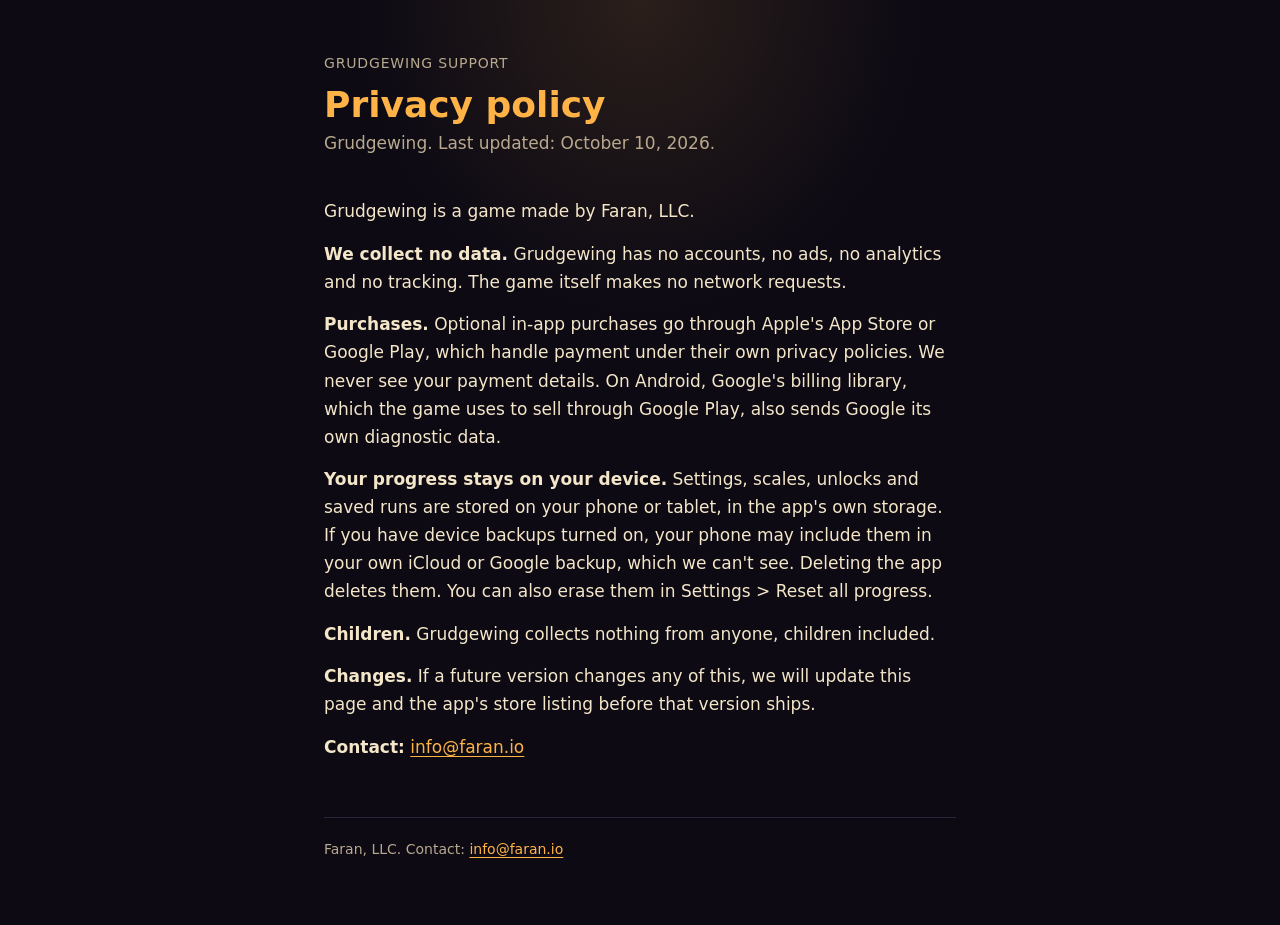
<file: wickdeep/privacy/index.html>
<!doctype html>
<html lang="en">
<head>
<meta charset="utf-8">
<title>Grudgewing</title>
<meta http-equiv="refresh" content="0; url=../../grudgewing/privacy/">
<link rel="canonical" href="../../grudgewing/privacy/">
</head>
<body><p>Wickdeep is now Grudgewing: <a href="../../grudgewing/privacy/">continue</a>.</p></body>
</html>
</file>
<file: style.css>
:root {
  --night: #0d0a14;
  --panel: #1a1424;
  --wax: #f4e6c8;
  --muted: #b8a98e;
  --flame: #ffb347;
  --ember: #ff7a3d;
}
* { box-sizing: border-box; }
html { background: var(--night); }
body {
  margin: 0 auto;
  max-width: 42rem;
  padding: 3rem 1.25rem 4rem;
  color: var(--wax);
  font: 1.0625rem/1.65 ui-sans-serif, system-ui, -apple-system, "Segoe UI", Roboto, sans-serif;
  background: radial-gradient(ellipse 60% 28rem at 50% 0, rgba(255, 179, 71, 0.12), transparent 70%);
}
header { margin-bottom: 2.5rem; }
header a.home { color: var(--muted); text-decoration: none; font-size: 0.875rem; letter-spacing: 0.06em; text-transform: uppercase; }
h1 { margin: 0.5rem 0 0.25rem; font-size: 2.25rem; line-height: 1.15; color: var(--flame); }
h2 { margin: 2.25rem 0 0.5rem; font-size: 1.125rem; color: var(--flame); }
.lede { margin: 0; color: var(--muted); }
p, li { margin: 0 0 0.9rem; }
a { color: var(--flame); text-underline-offset: 0.2em; }
a:hover, a:focus-visible { color: var(--ember); }
a:focus-visible { outline: 2px solid var(--ember); outline-offset: 3px; border-radius: 2px; }
.card {
  margin: 1.5rem 0;
  padding: 1.1rem 1.25rem;
  background: var(--panel);
  border-left: 3px solid var(--flame);
  border-radius: 0 6px 6px 0;
}
.card p:last-child { margin-bottom: 0; }
footer { margin-top: 3.5rem; padding-top: 1.25rem; border-top: 1px solid #2c2338; color: var(--muted); font-size: 0.875rem; }
</file>
